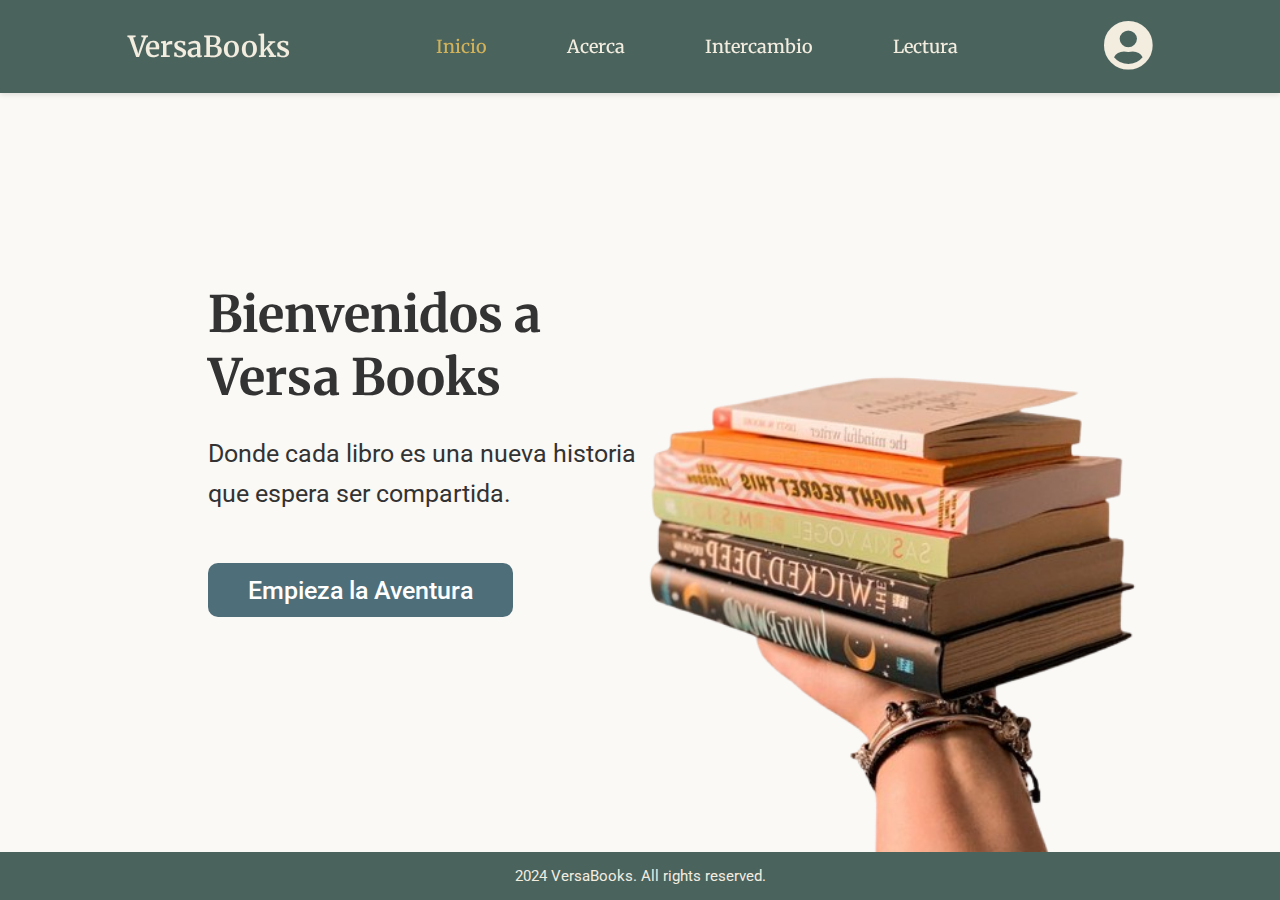
<file: ProyectoLibreria/index.html>
<!DOCTYPE html>
<html lang="en">

<head>
    <meta charset="UTF-8">
    <meta name="viewport" content="width=device-width, initial-scale=1.0">
    <title>VersaBooks</title>
    <link rel="stylesheet" href="css/style.css">
    <link rel="stylesheet" href="css/home.css">
    <link rel="stylesheet" href="https://cdnjs.cloudflare.com/ajax/libs/font-awesome/5.15.4/css/all.min.css">
</head>

<body>

    <!-- Header -->
    <header class="header">
        <div class="header-content">
            <div class="logo">
                VersaBooks
            </div>
            <nav class="menu">
                <a href="index.html" class="active">Inicio</a>
                <a href="#acerca">Acerca</a>
                <a href="html/change.php">Intercambio</a>
                <a href="#lectura">Lectura</a>
            </nav>
            <a href="html/login.html" class="user-icon">
                <i class="fa fa-user-circle"></i>
            </a>
        </div>
    </header>

    <!-- Home -->
    <section class="content-section">
        <div class="text-content">
            <h1 class="title-home">Bienvenidos a Versa Books</h1>
            <p class="caption">
                Donde cada libro es una nueva historia que espera ser compartida.
            </p>
            <a href="#explorar" class="start-button">Empieza la Aventura</a>
        </div>
        <div class="image-content">
            <img src="img/book.png" alt="Libros apilados" class="img-home">
        </div>
    </section>

    <!-- Footer -->
    <footer class="footer">
        <p>2024 VersaBooks. All rights reserved.</p>
      </footer>

</body>

</html>
</file>
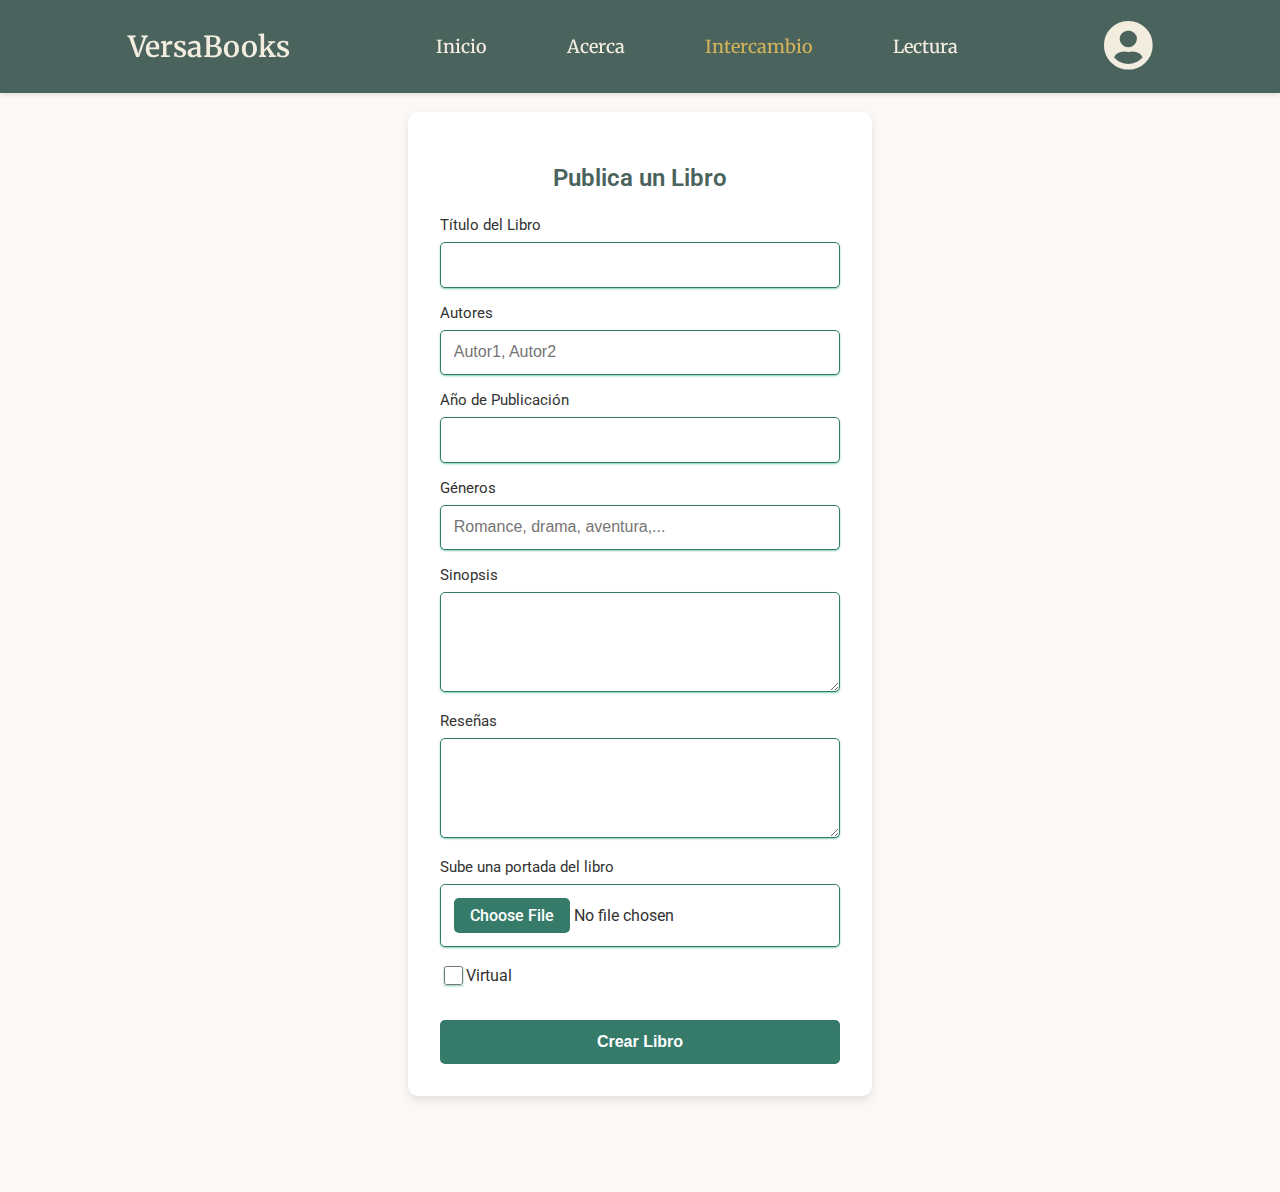
<file: ProyectoLibreria/html/ForL.html>
<!DOCTYPE html>
<html lang="es">
<head>
    <meta charset="UTF-8">
    <meta name="viewport" content="width=device-width, initial-scale=1.0">
    <title>VersaBooks</title>
    <link rel="stylesheet" href="../css/style.css">
    <link rel="stylesheet" href="../css/sube.css">
    <link rel="stylesheet" href="https://cdnjs.cloudflare.com/ajax/libs/font-awesome/5.15.4/css/all.min.css">
</head>
<body>
    <!-- Barra de navegación -->
    <header class="header">
        <div class="header-content">
            <div class="logo">
                VersaBooks
            </div>
            <nav class="menu">
                <a href="..\index.html">Inicio</a>
                <a href="#acerca">Acerca</a>
                <a href="change.html" class="active">Intercambio</a>
                <a href="#lectura">Lectura</a>
            </nav>
            <a href="html/login.html" class="user-icon">
                <i class="fa fa-user-circle"></i>
            </a>
        </div>
    </header>
    

    <!-- Contenedor del formulario de crear cuenta -->
    <section class="login-section">
        <!-- Formulario -->
        <form class="login-form" action="../phpLibros/registerBook_process.php" method="POST" enctype="multipart/form-data">
            <h2 class="login-title">Publica un Libro</h2>

            <div class="form-group">
                <label for="titulo">Título del Libro</label>
                <input type="text" id="titulo" name="titulo" required>
            </div>

            <div class="form-group">
                <label for="autores">Autores</label>
                <input type="text" id="autores" name="autores" placeholder="Autor1, Autor2" required>
            </div>

            <div class="form-group">
                <label for="apublicacion">Año de Publicación</label>
                <input type="number" id="apublicacion" name="apublicacion" required>
            </div>

            <div class="form-group">
                <label for="generos">Géneros</label>
                <input type="text" id="generos" name="generos" placeholder="Romance, drama, aventura,..." required>
            </div>

            <div class="form-group">
                <label for="sinopsis">Sinopsis</label>
                <textarea id="sinopsis" name="sinopsis" required></textarea>
            </div>

            <div class="form-group">
                <label for="reseñas">Reseñas</label>
                <textarea id="resenas" name="resenas" required></textarea>
            </div>

            <div class="form-group file-upload">
                <label for="portada">Sube una portada del libro</label>
                <input type="file" id="portada" name="portada" required>
            </div>

            <div class="form-group checkbox-group">
                <label for="virtual">
                    <input type="checkbox" id="virtual" name="virtual" value="Virtual" onchange="verificar();">
                    Virtual
                </label>
            </div>

            <div id="libroV" style="display: none;">
                <div class="form-group">  
                    <label for="contenido">Contenido del Libro</label>
                    <input type="file" id="contenido" name="contenido">
                </div>
            </div>

            <!-- Botón siempre visible -->
            <button type="submit" class="form-button">Crear Libro</button>
        </form>
    </section>
</body>
<script type="text/javascript">
    function verificar() {
        var virtual = document.getElementById('virtual');
        var lv = document.getElementById('libroV');
        if (virtual.checked) {
            lv.style.display = "block";
        } else {
            lv.style.display = "none";
        }
    }
</script>
</html>
</file>
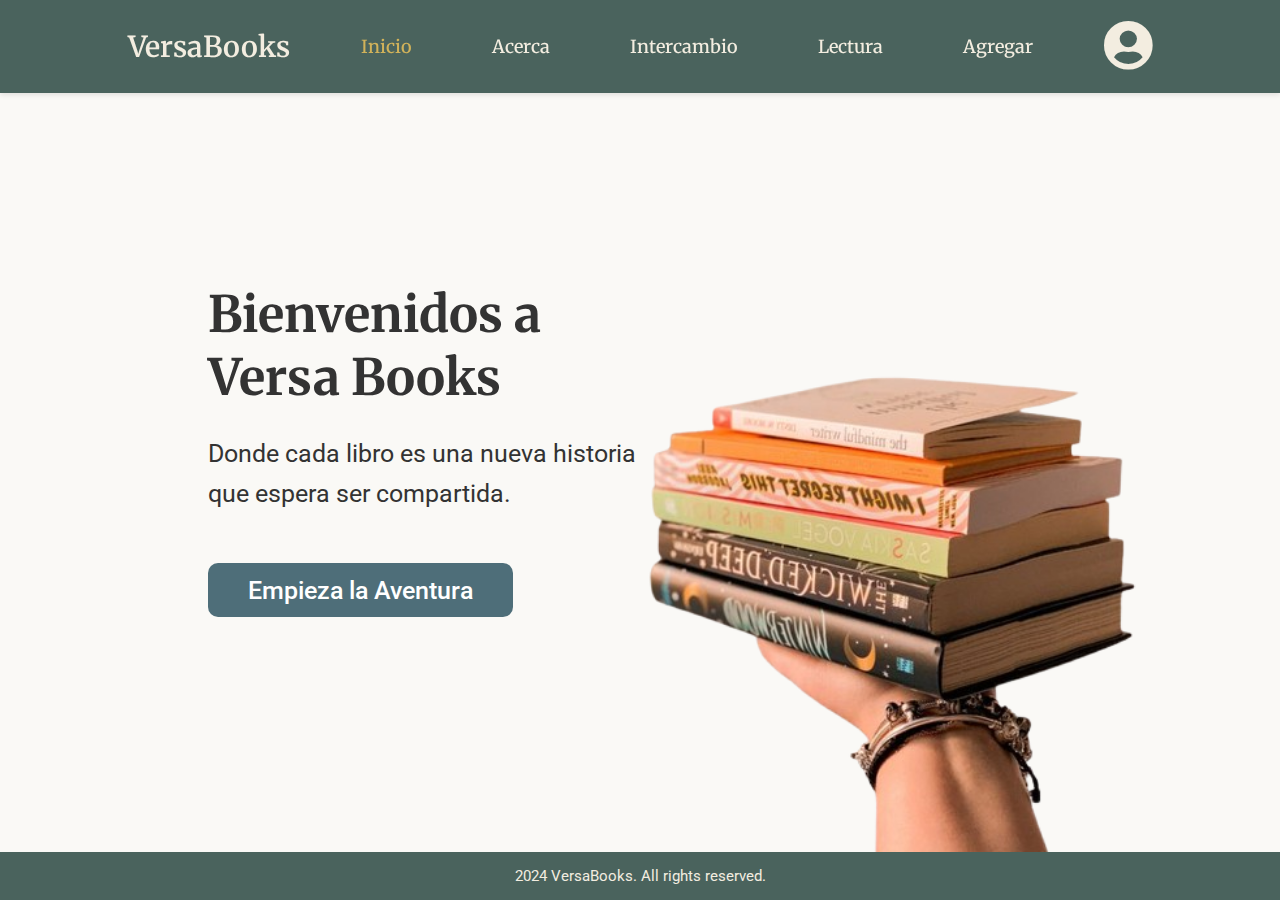
<file: ProyectoLibreria/html/inicioUsuario.html>
<!DOCTYPE html>
<html lang="en">

<head>
    <meta charset="UTF-8">
    <meta name="viewport" content="width=device-width, initial-scale=1.0">
    <title>VersaBooks</title>
    <link rel="stylesheet" href="../css/style.css">
    <link rel="stylesheet" href="../css/home.css">
    <link rel="stylesheet" href="https://cdnjs.cloudflare.com/ajax/libs/font-awesome/5.15.4/css/all.min.css">
</head>

<body>

    <!-- Header -->
    <header class="header">
        <div class="header-content">
            <div class="logo">
                VersaBooks
            </div>
            <nav class="menu">
                <a href="index.html" class="active">Inicio</a>
                <a href="#acerca">Acerca</a>
                <a href="html/change.php">Intercambio</a>
                <a href="#lectura">Lectura</a>
                <a href="ForL.html">Agregar</a>
            </nav>
            <a href="html/login.html" class="user-icon">
                <i class="fa fa-user-circle"></i>
            </a>
        </div>
    </header>

    <!-- Home -->
    <section class="content-section">
        <div class="text-content">
            <h1 class="title-home">Bienvenidos a Versa Books</h1>
            <p class="caption">
                Donde cada libro es una nueva historia que espera ser compartida.
            </p>
            <a href="#explorar" class="start-button">Empieza la Aventura</a>
        </div>
        <div class="image-content">
            <img src="../img/book.png" alt="Libros apilados" class="img-home">
        </div>
    </section>

    <!-- Footer -->
    <footer class="footer">
        <p>2024 VersaBooks. All rights reserved.</p>
      </footer>

</body>

</html>
</file>
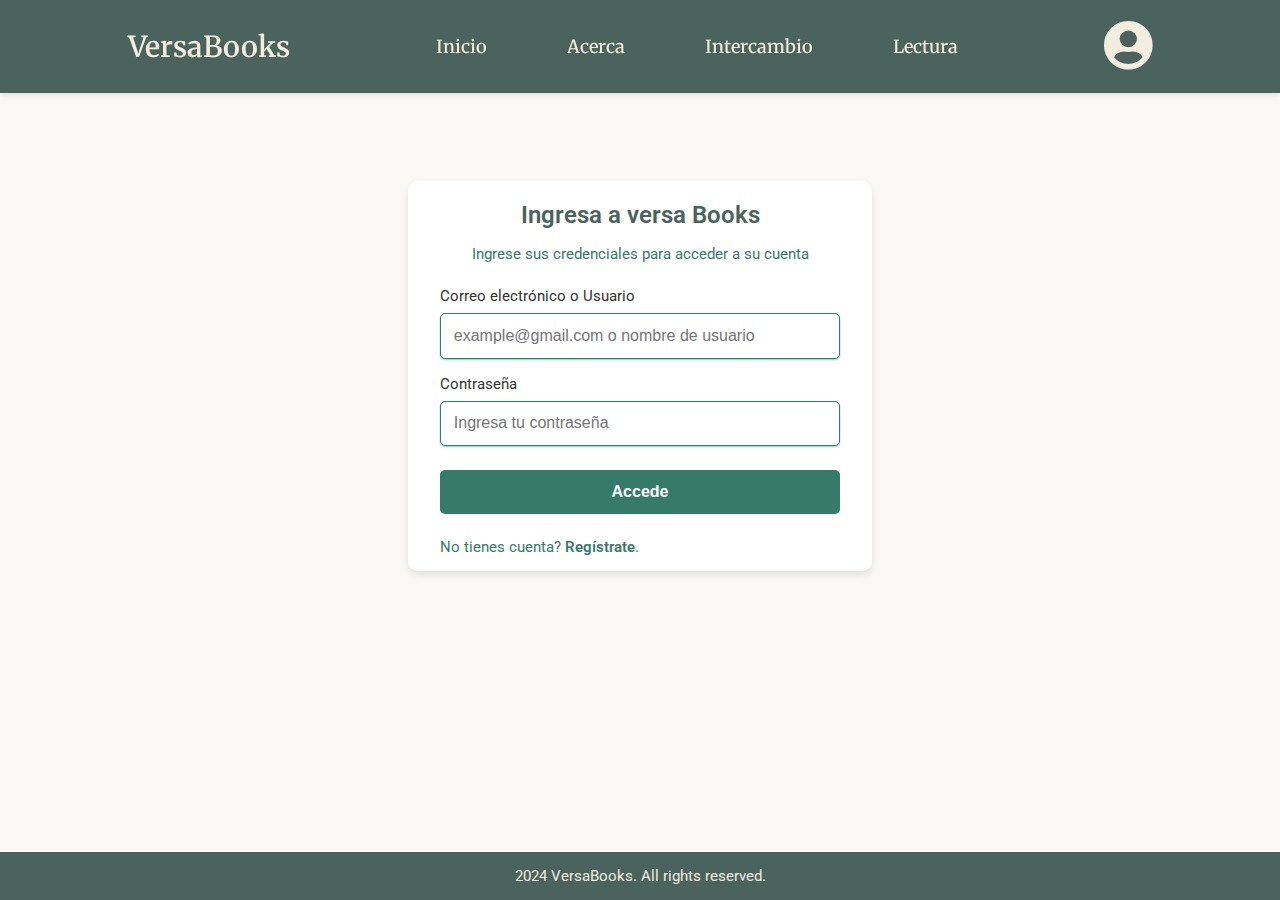
<file: ProyectoLibreria/html/login.html>
<!DOCTYPE html>
<html lang="en">
<head>
    <meta charset="UTF-8">
    <meta name="viewport" content="width=device-width, initial-scale=1.0">
    <link rel="stylesheet" href="..\css\style.css">
    <link rel="stylesheet" href="..\css\login.css">
    <link rel="stylesheet" href="..\css\alerts.css">
    <link rel="stylesheet" href="https://cdnjs.cloudflare.com/ajax/libs/font-awesome/5.15.4/css/all.min.css">
    <title>Document</title>
</head>
<body>

    <!-- Header -->
    <header class="header">
        <div class="header-content">
            <div class="logo">
                VersaBooks
            </div>
            <nav class="menu">
                <a href="..\index.html">Inicio</a>
                <a href="#acerca">Acerca</a>
                <a href="#intercambio">Intercambio</a>
                <a href="#lectura">Lectura</a>
            </nav>
            <a href="html/login.html" class="user-icon">
                <i class="fa fa-user-circle"></i>
            </a>
        </div>
    </header>

    <section class="login-section">
        <form class="login-form" action="../phpUsuario/login_proces.php" method="POST">
            <h2 class="login-title">Ingresa a versa Books</h2>
            <p class="login-subtitle">Ingrese sus credenciales para acceder a su cuenta</p> <!-- Pequeño texto debajo del título -->
            
            <div class="form-group">
              <label for="username">Correo electrónico o Usuario</label>
              <input type="text" id="username" name="username" placeholder="example@gmail.com o nombre de usuario" required>
            </div>
            <div class="form-group">
              <label for="password">Contraseña</label>
              <input type="password" id="password" name="password" placeholder="Ingresa tu contraseña" required>
            </div>
            
            <button type="submit" class="login-button">Accede</button>
            
            <p class="register-text">
              No tienes cuenta? <a href="register.html" class="register-link">Regístrate</a>.
            </p> <!-- Texto debajo del botón -->
          </form>
          
      </section>

      <div id="custom-alert" class="custom-alert">
        <div class="alert-content">
            <span id="alert-message"></span>
            <button id="alert-close" class="alert-close">Cerrar</button>
        </div>
    </div>

     <!-- Footer -->
     <footer class="footer">
        <p>2024 VersaBooks. All rights reserved.</p>
      </footer>
    
      <script>
        // Aquí va el código JS de la alerta
        function showCustomAlert(message) {
            var alertElement = document.getElementById("custom-alert");
            var alertMessage = document.getElementById("alert-message");
            var alertClose = document.getElementById("alert-close");

            alertMessage.innerText = message;
            alertElement.style.display = "block";

            alertClose.onclick = function() {
                alertElement.style.display = "none";
            };

            setTimeout(function() {
                alertElement.style.display = "none";
            }, 5000); // Cerrar automáticamente después de 5 segundos
        }
    </script>

</body>
</html>
</file>
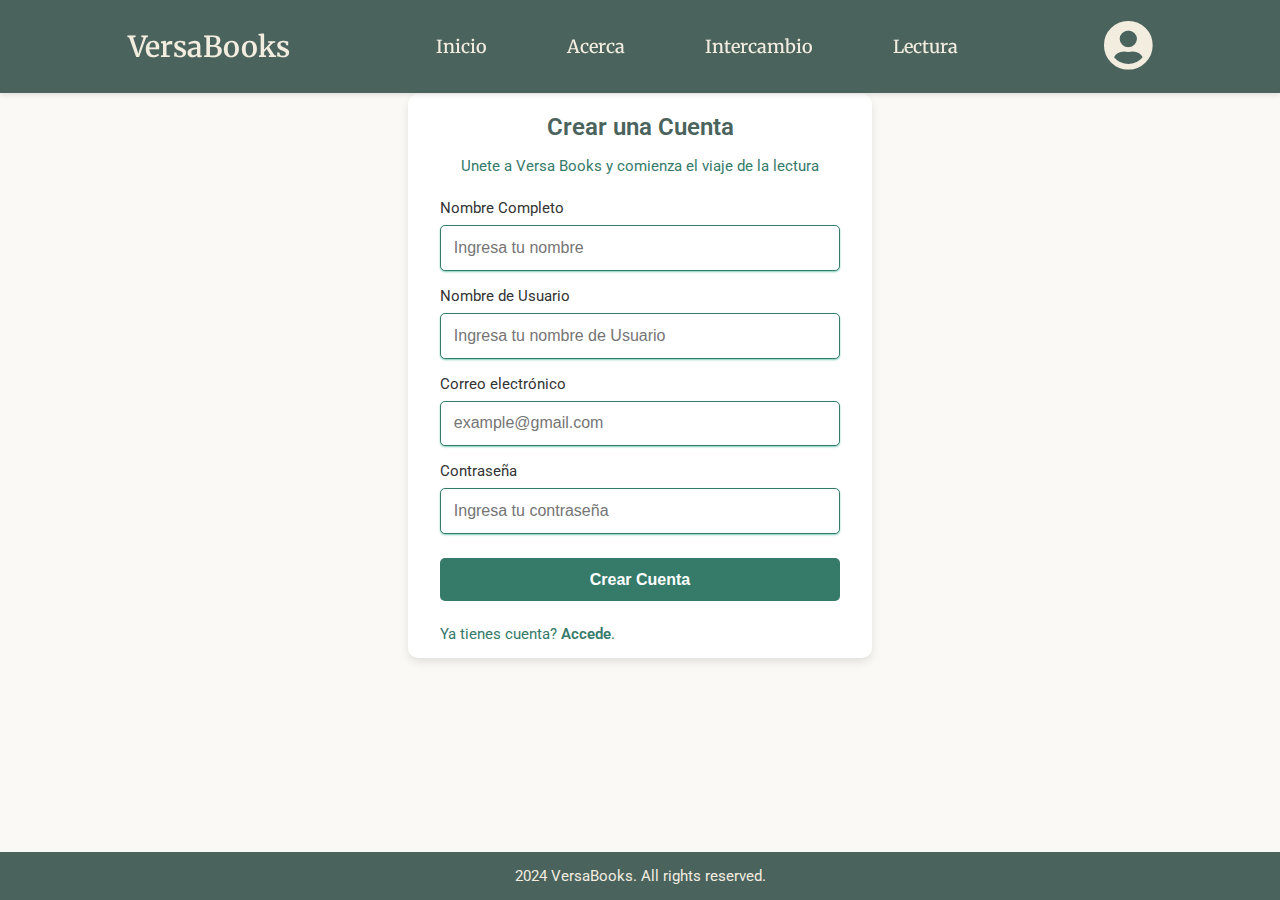
<file: ProyectoLibreria/html/register.html>
<!DOCTYPE html>
<html lang="en">
<head>
    <meta charset="UTF-8">
    <meta name="viewport" content="width=device-width, initial-scale=1.0">
    <link rel="stylesheet" href="..\css\style.css">
    <link rel="stylesheet" href="..\css\login.css">
    <link rel="stylesheet" href="https://cdnjs.cloudflare.com/ajax/libs/font-awesome/5.15.4/css/all.min.css">
    <title>Document</title>
</head>
<body>

    <!-- Header -->
    <header class="header">
        <div class="header-content">
            <div class="logo">
                VersaBooks
            </div>
            <nav class="menu">
                <a href="..\index.html">Inicio</a>
                <a href="#acerca">Acerca</a>
                <a href="#intercambio">Intercambio</a>
                <a href="#lectura">Lectura</a>
            </nav>
            <a href="html/login.html" class="user-icon">
                <i class="fa fa-user-circle"></i>
            </a>
        </div>
    </header>

    <section class="login-section">
        <form class="login-form">
            <h2 class="login-title">Crear una Cuenta</h2>
            <p class="login-subtitle">Unete a Versa Books y comienza el viaje de la lectura</p> <!-- Pequeño texto debajo del título -->
            
            <div class="form-group">
                <label for="name">Nombre Completo</label>
                <input type="name" id="name" name="name" placeholder="Ingresa tu nombre" required>
              </div>

              <div class="form-group">
                <label for="username">Nombre de Usuario</label>
                <input type="username" id="username" name="username" placeholder="Ingresa tu nombre de Usuario" required>
              </div>
            <div class="form-group">
              <label for="email">Correo electrónico</label>
              <input type="email" id="email" name="email" placeholder="example@gmail.com" required>
            </div>
            <div class="form-group">
              <label for="password">Contraseña</label>
              <input type="password" id="password" name="password" placeholder="Ingresa tu contraseña" required>
            </div>
            
            <button type="submit" class="login-button">Crear Cuenta</button>
            
            <p class="register-text aux">
              Ya tienes cuenta? <a href="login.html" class="register-link">Accede</a>.
            </p> <!-- Texto debajo del botón -->
          </form>
          
      </section>
      
     <!-- Footer -->
     <footer class="footer">
        <p>2024 VersaBooks. All rights reserved.</p>
      </footer>
    
</body>
</html>
</file>
<file: ProyectoLibreria/css/style.css>
/* Importar fuente Merriweather */
@import url('https://fonts.googleapis.com/css2?family=Merriweather:ital,wght@0,300;0,400;0,700;0,900;1,300;1,400;1,700;1,900&family=Roboto:ital,wght@0,100;0,300;0,400;0,500;0,700;0,900;1,100;1,300;1,400;1,500;1,700;1,900&display=swap');

:root {

    /* Colors */
    --primary-color: #4A635D;
    --secondary-color: #4E6E79;
    --hover-color: #D1B25A;
    --background-color: #FAF9F6;
    --header-color: #F3EDE0;
    --text-color: #333333;
    --alter-color: #60CCB2;

    /* font */
    --primary-font: 'Merriweather', serif;
    --text-font: 'Roboto', sans-serif;
    --title-weight: 700;
    --text-weight: 400;
    --header-weight:500;
    --header-size:18px;
    --title-size: 40px;
    --text-size: 26px;

}

body {
    margin: 0;
    padding: 0;
    background: var(--background-color);
}


/* Header */

.header {
    position: fixed; /* Fija el header en la parte superior */
    top: 0;
    left: 0;
    width: 100%;
    background-color: var(--primary-color);
    box-shadow: 0 2px 5px rgba(0, 0, 0, 0.1);
    z-index: 1000; /* Asegura que esté encima de otros elementos */
    padding: 10px 0; /* Más espacio interno para claridad */
}


.header-content {
    font-family: var(--primary-font);
    display: flex;
    justify-content: space-between;
    align-items: center;
    padding: 5px 0;
    margin: 0 10%;
}

.logo {
    font-size: 1.8rem;
    font-weight: 600;
    color: var(--header-color);
}

.menu {
    display: flex;
    gap: 5rem;
}

.menu a {
    text-decoration: none;
    font-weight: var(--header-weight);
    font-size: var(--header-size);
    color: var(--header-color);
    transition: color 0.3s;
}

.menu .active{
    color: var(--hover-color);
}

.menu a:hover {
    color: var(--hover-color);
}

.user-icon {
    font-size: 1.5rem;
    font-size: 50px;
    color: var(--header-color);
    cursor: pointer;
}

/* Footer */
.footer {
    position: fixed;
    bottom: 0;
    width: 100%;
    background-color: var(--primary-color);
    color: var(--header-color);
    text-align: center;
    font-family: var(--text-font);
    font-size: 15px;
    font-weight: 400;
    padding:  0;
    z-index: 10; 
}

.section-title {
    font-size: 1.8rem;
    font-weight: 600;
    color: var(--primary-color);
    padding: 10px 0;
    margin-bottom: 0rem;
}

.section {
    padding: 0;
    background-color: var(--background-color);
    margin: 0 15%;
    text-align: center;
}


/* Dise;o de la barra de busqueda  */
.search-container {
    display: flex;
    justify-content: flex-end; 
    align-items: center;
    margin-bottom: 1.5rem; 
}

/* Contenedor de la barra y el ícono */
.search-bar-wrapper {
    position: relative;
    width: 350px; 
}

/* Input de búsqueda */
.search-bar {
    padding: 0.5rem 1rem;
    padding-left: 2.5rem; 
    font-size: var(--header-size);
    border: 2px solid var(--alter-color);
    border-radius: 10px; 
    outline: none;
    width: 100%;
    font-family: var(--text-font);
    color: var(--text-color);
}

/* Ícono de lupa */
.search-icon {
    position: absolute;
    top: 50%;
    left: 0.8rem; /* Ajusta según el tamaño del input */
    transform: translateY(-50%);
    font-size: 1.2rem;
    color: var(--alter-color);
    pointer-events: none; /* No permite interacción con el ícono */
}
</file>
<file: ProyectoLibreria/css/home.css>
:root{
    --title-home:50px;
    --caption-size:25px;
    --caption-weight:400;
}
.content-section {
    display: flex;
    justify-content: left;
    align-items: center;
    margin: 8% 15%; 
    padding: 1rem;
    background-color: var(--background-color);
    height: 70vh; 
    position: inherit;
    
}


.text-content {
    max-width: 50%;
}

.title-home {
    font-family: var(--primary-font);
    font-size: var(--title-home);
    color: var(--text-color);
    margin-bottom: 1rem;
}

.caption {
    font-family: var(--text-font);
    font-weight: var(--caption-weight);
    font-size: var(--caption-size);
    color: var(--text-color);
    line-height: 1.6;
}

.image-content {
    max-width: 100%; 
    text-align: right;
    position: absolute;
    bottom: 40px; 
    right: 20%; 
}

.img-home{
    width: 130%;
    height: auto;
    transform: scaleX(-1); 
}

/* Botón como enlace */
.start-button {
    display: inline-block;
    margin-top: 1.5rem;
    padding: 0.8rem 2.5rem;
    font-family: var(--text-font);
    font-size: 25px;
    font-weight: 500;
    color: #ffffff;
    text-decoration: none; 
    background-color: var(--secondary-color);
    border-radius: 10px;
    cursor: pointer;
    transition: background-color 0.3s, transform 0.2s;
}

.start-button:hover {
    background-color: var(--secondary-color);
    transform: scale(1.05);
}

.start-button:active {
    transform: scale(0.95);
}
</file>
<file: ProyectoLibreria/css/sube.css>
:root{
    --login-color: #367A6A;
}

/* Login Section */
.login-section {
    margin-top: 6rem;
    display: flex;
    justify-content: center;
    align-items: center;
    height: auto; /* Cambiar de `calc` a `auto` si usas margen en el formulario */
    background-color: var(--background-color);
    padding: 1rem;
    padding-bottom: 3rem; /* Espacio al final de la sección */
}


.login-form {
    background-color: #fff;
    padding: 2rem;
    border-radius: 10px;
    box-shadow: 0 4px 8px rgba(0, 0, 0, 0.1);
    width: 100%;
    max-width: 400px;
    display: flex;
    flex-direction: column;
    align-items: center;
    text-align: center;
    font-family: var(--text-font);
    margin-bottom: 3rem; /* Añadir margen inferior */
}

.login-title {
    margin-bottom: 1.5rem;
    font-size: 1.5rem;
    font-weight: 600;
    color: var(--primary-color);
}

.login-subtitle {
    margin: -0.5rem 0 1.5rem; /* Ajusta los márgenes para buena separación */
    font-size: 15px;
    color: var(--login-color);
}

.form-group {
    width: 100%; 
    margin-bottom: 1rem;
    text-align: left;
}


.form-group label {
    font-size: 15px;
    font-weight: 400;
    color: var(--text-color);
    margin-bottom: 0.5rem;
    display: block; 
}

.form-group input {
    width: 100%; /* Full width within the form-group */
    padding: 0.8rem;
    font-size: 1rem;
    box-shadow: 0 1px 2px #7ecebb; /* Desvanecido */
    border: 1px solid var(--login-color);
    border-radius: 5px;
    outline: none;
    transition: border-color 0.3s;
    box-sizing: border-box; /* Prevent padding from breaking width */
}


.form-button {
    margin-top: .5rem;
    padding: 0.8rem 1rem;
    font-size: 1rem;
    font-weight: 600;
    color: #fff;
    background-color: var(--login-color);
    border: none;
    border-radius: 5px;
    cursor: pointer;
    transition: background-color 0.3s, transform 0.2s;
    width: 100%; 
}

.form-button:hover {
    transform: scale(1.05);
}

.form-button:active {
    transform: scale(0.95);
}


/* Texto debajo del botón */
.register-text {
    text-align: left;
    margin-top: 1.5rem;
    font-size: 15px;
    width: 100%;
    color: var(--login-color);
}



.register-link {
    color: var(--login-color);
    font-weight: 600;
    text-decoration: none;
    transition: color 0.3s;
}

.register-link:hover {
    color: var(--secondary-color);
}


/* Pruebas  */
textarea {
    width: 100%; /* Asegura que ocupe el ancho completo del contenedor */
    padding: 0.8rem;
    font-size: 1rem;
    font-family: var(--text-font); /* Consistencia con los inputs */
    box-shadow: 0 1px 2px #7ecebb; /* Sombra desvanecida */
    border: 1px solid var(--login-color); /* Borde similar a los inputs */
    border-radius: 5px; /* Bordes redondeados */
    outline: none;
    transition: border-color 0.3s, box-shadow 0.3s;
    box-sizing: border-box; /* Ajusta padding al ancho total */
    resize: vertical; /* Permitir redimensionar solo verticalmente */
    min-height: 100px; /* Establecer una altura mínima */
}


.file-upload input[type="file"] {
    display: block;
    width: 100%; /* Asegura que ocupe el ancho completo del contenedor */
    padding: 0.8rem;
    font-size: 1rem;
    font-family: var(--text-font); /* Mantiene la coherencia tipográfica */
    color: var(--text-color); /* Texto del archivo seleccionado */
    border: 1px solid var(--login-color); /* Borde consistente */
    border-radius: 5px; /* Bordes redondeados */
    background-color: #fff; /* Fondo blanco */
    outline: none;
    transition: border-color 0.3s, box-shadow 0.3s;
    cursor: pointer; /* Indica que es interactivo */
    box-sizing: border-box;
}

.file-upload input[type="file"]::file-selector-button {
    padding: 0.5rem 1rem;
    font-size: 1rem;
    font-family: var(--text-font);
    font-weight: var(--header-weight);
    color: #fff;
    background-color: var(--login-color);
    border: none;
    border-radius: 5px;
    cursor: pointer;
    transition: background-color 0.3s;
}

.file-upload input[type="file"]::file-selector-button:hover {
    background-color: var(--hover-color);
}

.file-upload input[type="file"]:focus {
    border-color: var(--hover-color);
    box-shadow: 0 0 5px var(--hover-color);
}


.checkbox-group {
    display: flex;
    align-items: center; /* Alinea verticalmente el checkbox con el texto */
    gap: 0.5rem; /* Espacio entre el checkbox y el texto */
}

.checkbox-group label {
    display: flex;
    align-items: center;
    font-size: 1rem; /* Tamaño de fuente coherente */
    font-family: var(--text-font); /* Tipografía uniforme */
    font-weight: var(--text-weight); /* Peso de la fuente */
    color: var(--text-color); /* Color del texto */
    cursor: pointer; /* Indica que el texto es clickeable */
}

.checkbox-group input[type="checkbox"] {
    width: 1.2rem; /* Tamaño del checkbox */
    height: 1.2rem; /* Tamaño del checkbox */
    accent-color: var(--login-color); /* Color del checkbox cuando está seleccionado */
    border: 1px solid var(--login-color); /* Borde del checkbox */
    border-radius: 3px; /* Esquinas ligeramente redondeadas */
    cursor: pointer; /* Indica que es interactivo */
    transition: background-color 0.3s, box-shadow 0.3s;
}

.checkbox-group input[type="checkbox"]:focus {
    outline: none; /* Elimina el borde predeterminado */
    box-shadow: 0 0 5px var(--hover-color); /* Resalta el checkbox al enfocarse */
}

.checkbox-group input[type="checkbox"]:checked {
    background-color: var(--hover-color); /* Fondo al estar seleccionado */
}
</file>
